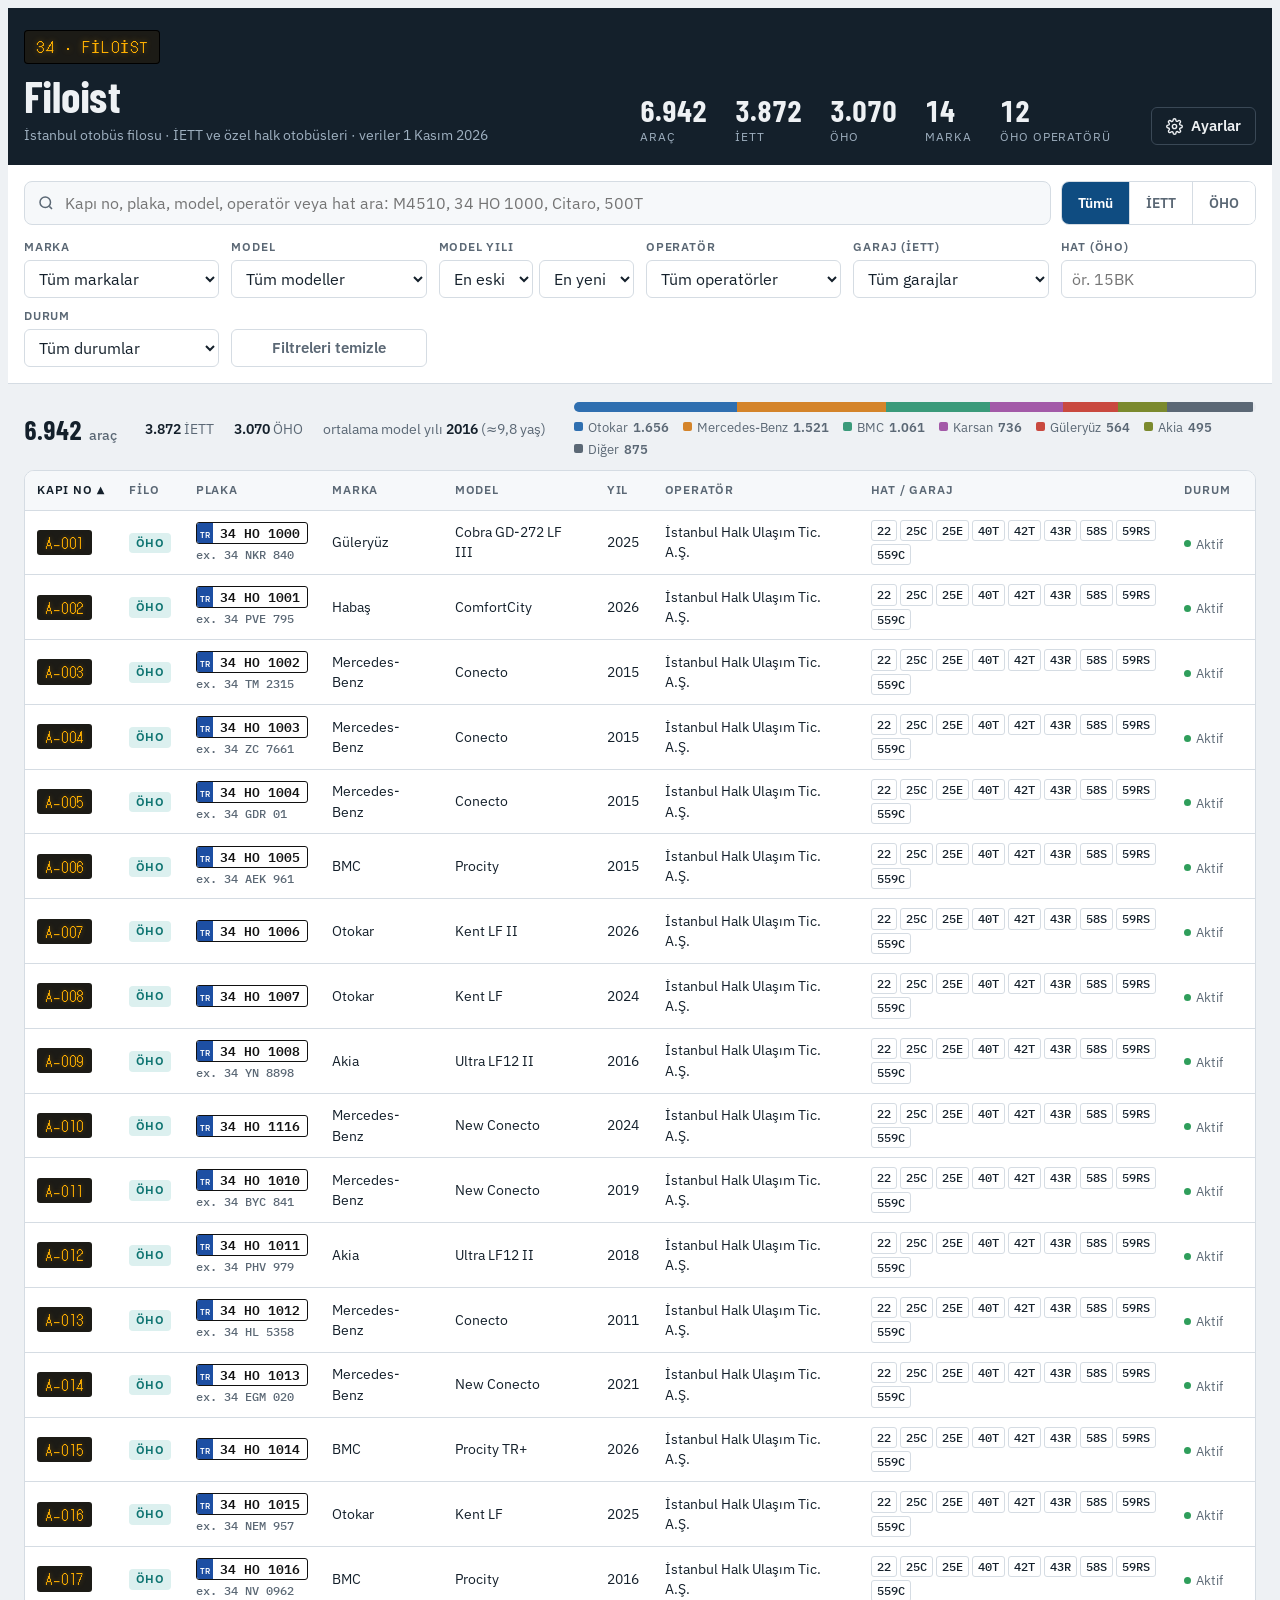
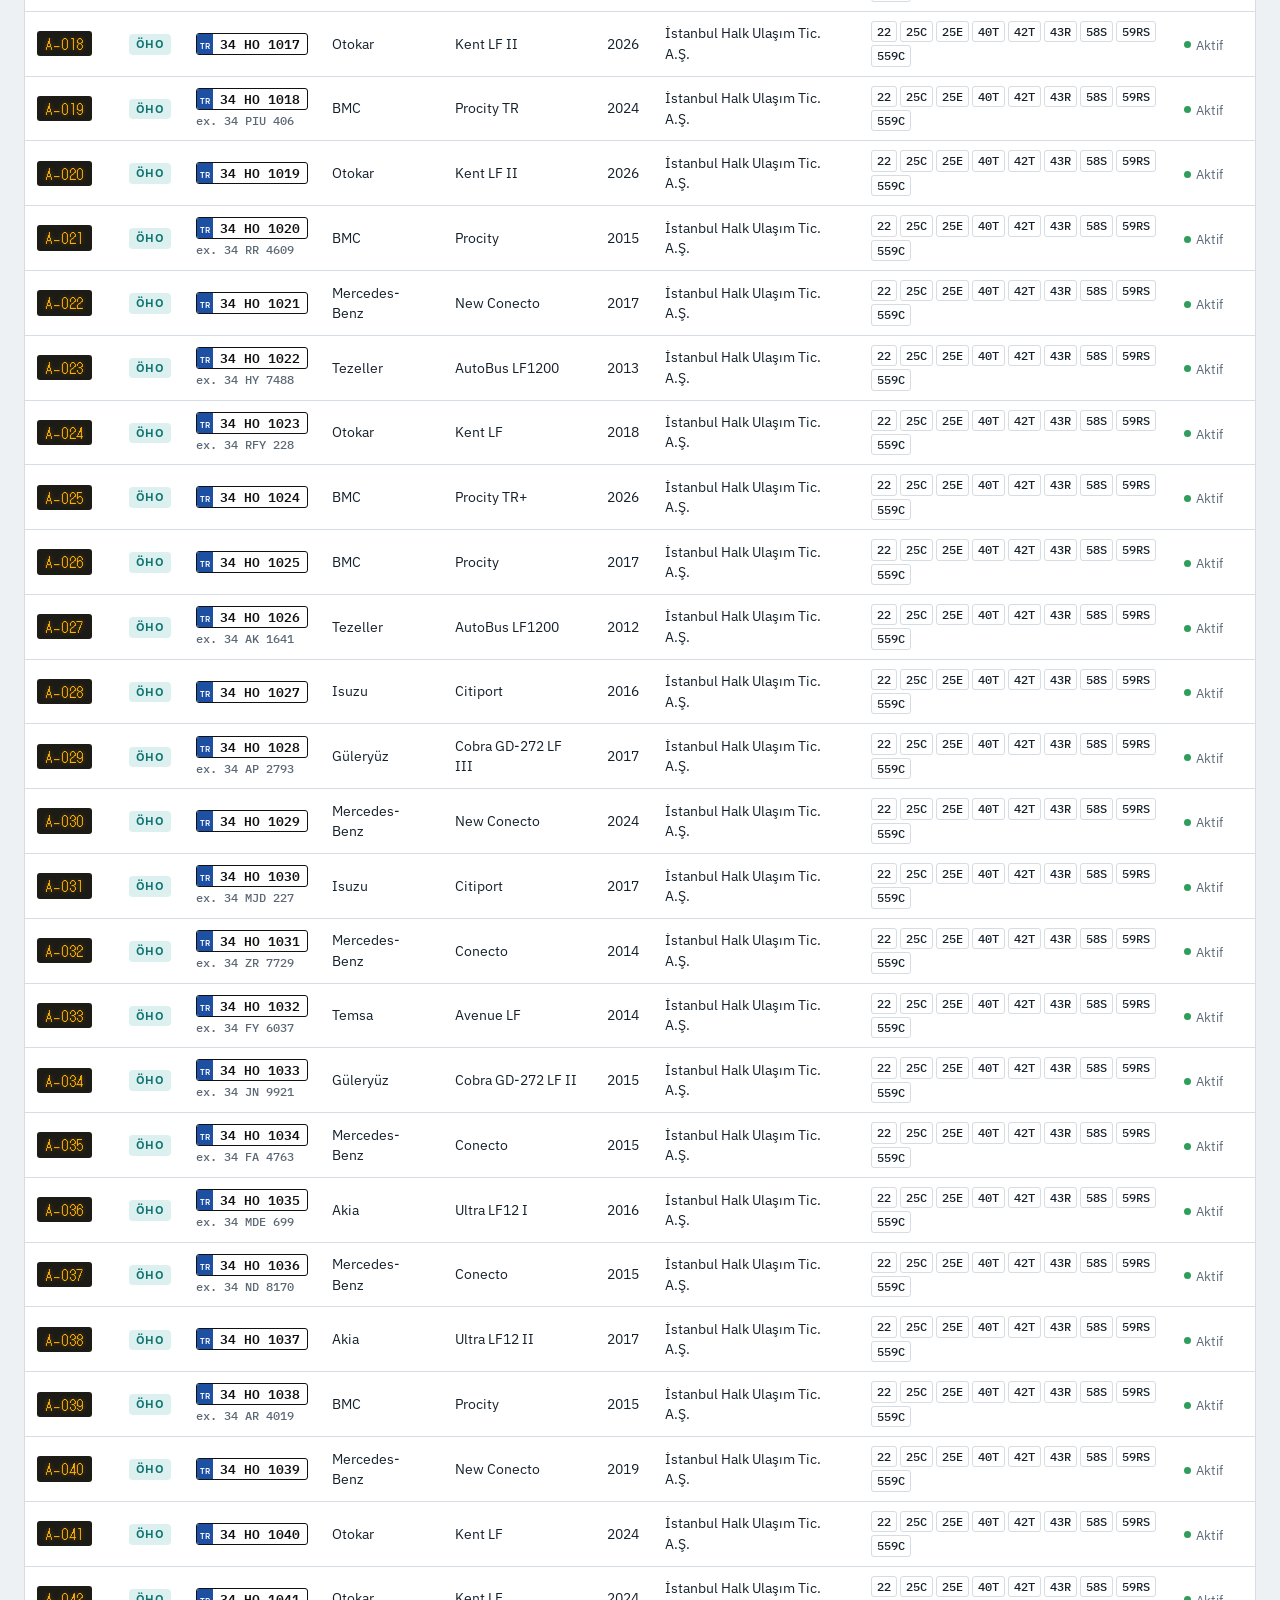
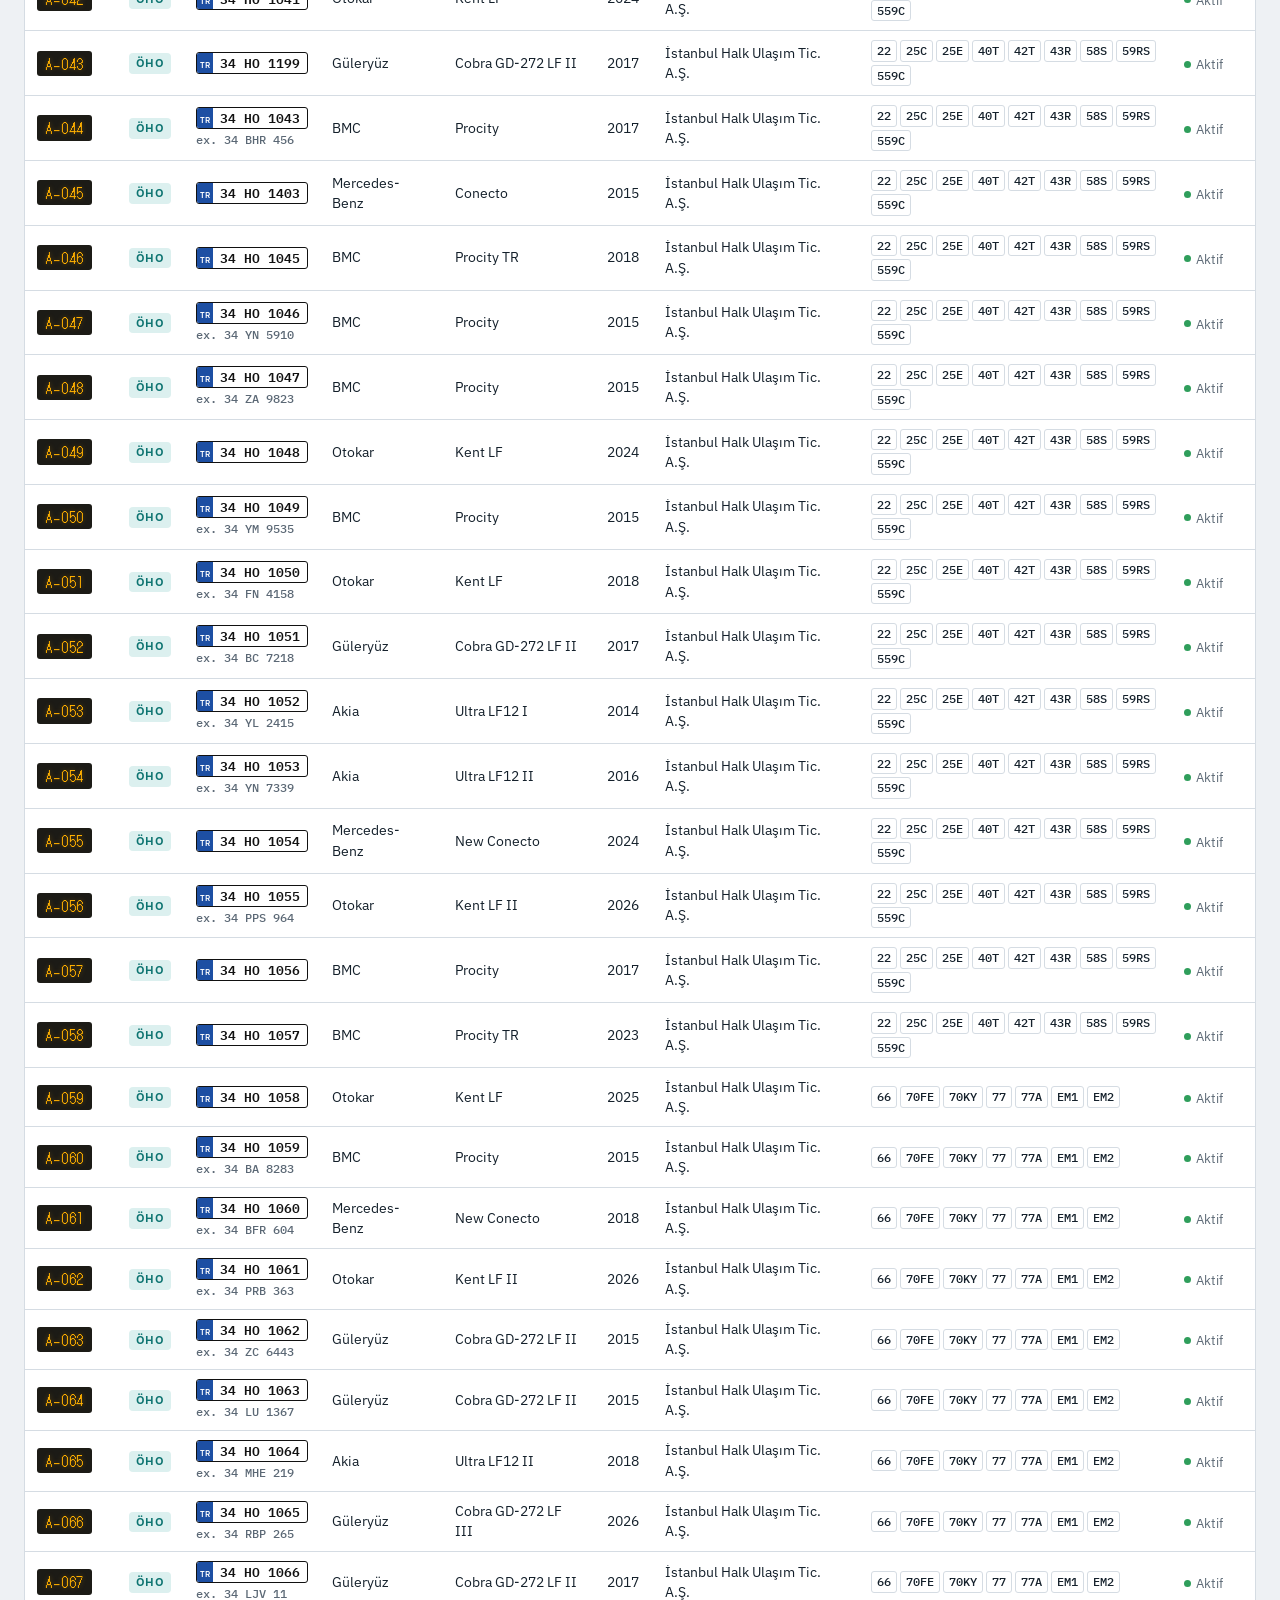
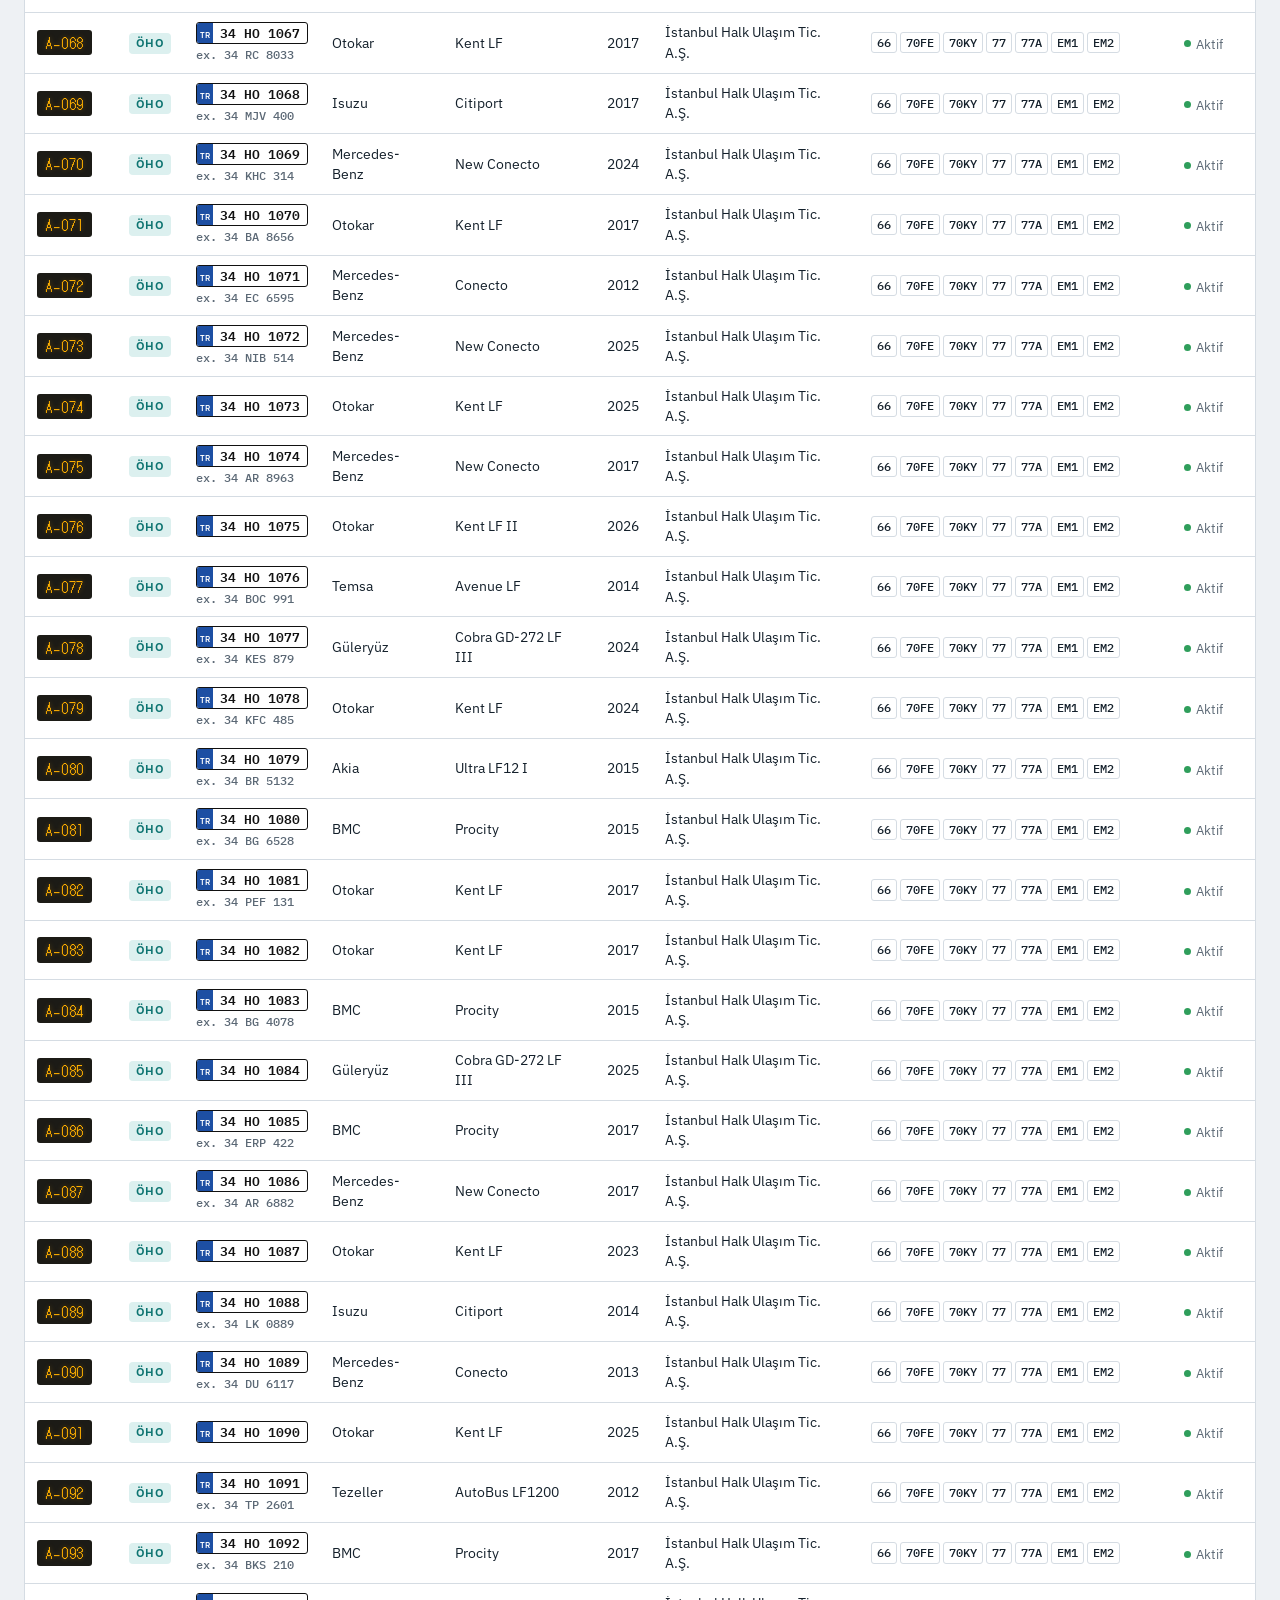
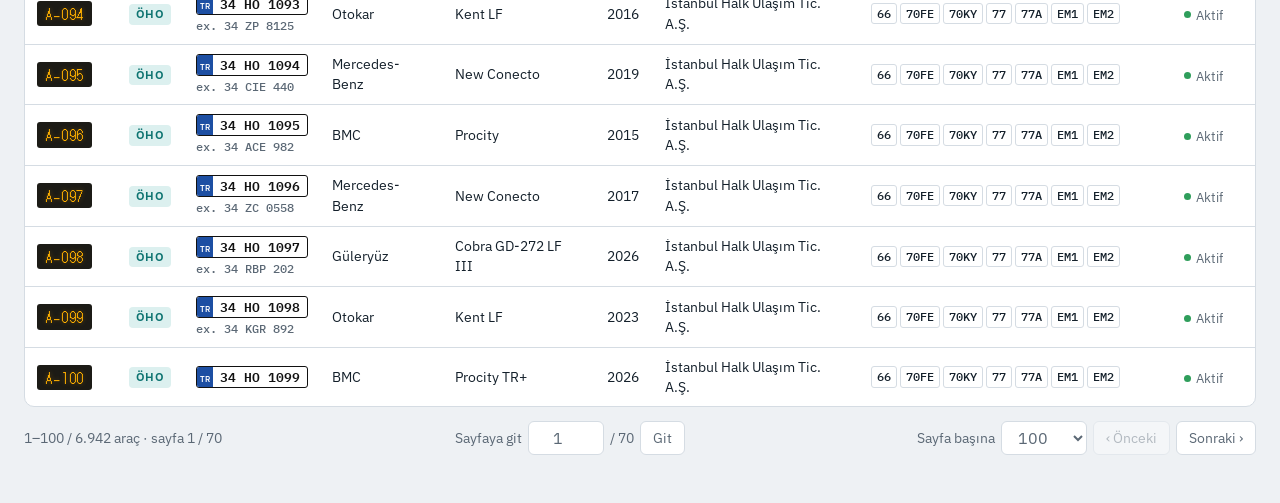
<file: index.html>
<!doctype html>
<html lang="tr">
<head>
<meta charset="utf-8">
<meta name="viewport" content="width=device-width, initial-scale=1, viewport-fit=cover">
<title>Filoist</title>
<meta name="claude:viewport-fit-sides" content="cover">

<link rel="stylesheet" href="fontlar/fontlar.css">
<link rel="manifest" href="manifest.webmanifest">
<meta name="theme-color" content="#14202b">
<meta name="mobile-web-app-capable" content="yes">
<meta name="apple-mobile-web-app-capable" content="yes">
<meta name="apple-mobile-web-app-status-bar-style" content="black-translucent">
<meta name="apple-mobile-web-app-title" content="Filoist">
<link rel="apple-touch-icon" href="simgeler/apple-touch-icon.png">
<link rel="icon" type="image/png" href="simgeler/simge-192.png">
<style>
/* iPhone, 16 pikselden küçük yazılı kutulara dokununca sayfayı büyütür; bunu önlemek için */
input, select { font-size: 16px !important; }
</style>
</head>
<body>
<script>
if ('serviceWorker' in navigator) addEventListener('load', () => navigator.serviceWorker.register('sw.js').catch(() => {}));
</script>
<script>window.UYGULAMA = "iphone";</script>
<style>
/* Düzen: üstte filo özeti bandı, altında filtre paneli, ardından sıralanabilir araç tablosu (telefonda kart). */
:root {
  --bg: #eef1f4;
  --surface: #ffffff;
  --surface-2: #f6f8fa;
  --ink: #14202b;
  --muted: #5b6875;
  --line: #d5dce3;
  --accent: #0f4c81;
  --accent-soft: #e1ecf6;
  --oho: #0e7471;
  --oho-soft: #dcf0ef;
  --led: #ffb000;
  --led-bg: #1c1b16;
  --warn: #a4520a;
  --warn-soft: #fbecd9;
  --info: #4b5563;
  --info-soft: #e7eaee;
  --plate-blue: #1d4fa3;
  --plate-bg: #ffffff;
  --plate-ink: #111111;
  --band: #14202b;
  --band-ink: #eef1f4;
  --band-muted: #9fb0c0;
  --focus: #2f7fd1;
  --display: "Barlow Condensed", "Arial Narrow", "Roboto Condensed", sans-serif;
  --body: "IBM Plex Sans", "Segoe UI", system-ui, sans-serif;
  --mono: "IBM Plex Mono", ui-monospace, "Cascadia Mono", Consolas, monospace;
  --dot: "DotGothic16", "IBM Plex Mono", ui-monospace, monospace;
}
@media (prefers-color-scheme: dark) {
  :root:not([data-theme="light"]) {
    --bg: #0f1419; --surface: #161d24; --surface-2: #1b232b; --ink: #e6ebf0; --muted: #93a1ae; --line: #2a3540;
    --accent: #6cb4f0; --accent-soft: #19324a; --oho: #45c4c0; --oho-soft: #133a39;
    --warn: #f0a85a; --warn-soft: #3d2a14; --info: #b3bdc7; --info-soft: #252e37;
    --plate-blue: #2a5fb8; --plate-bg: #e9edf1; --plate-ink: #111111;
    --band: #0a0e12; --band-ink: #e6ebf0; --band-muted: #8796a4; --focus: #6cb4f0;
    color-scheme: dark;
  }
}
:root[data-theme="dark"] {
  --bg: #0f1419; --surface: #161d24; --surface-2: #1b232b; --ink: #e6ebf0; --muted: #93a1ae; --line: #2a3540;
  --accent: #6cb4f0; --accent-soft: #19324a; --oho: #45c4c0; --oho-soft: #133a39;
  --warn: #f0a85a; --warn-soft: #3d2a14; --info: #b3bdc7; --info-soft: #252e37;
  --plate-blue: #2a5fb8; --plate-bg: #e9edf1; --plate-ink: #111111;
  --band: #0a0e12; --band-ink: #e6ebf0; --band-muted: #8796a4; --focus: #6cb4f0;
  color-scheme: dark;
}

* { box-sizing: border-box; }
/* display: flex tanımlı öğelerde de hidden özniteliği geçerli olsun (paneller, Ayarlar düğmesi) */
[hidden] { display: none !important; }
body { background: var(--bg); color: var(--ink); font-family: var(--body); font-size: 15px; line-height: 1.45; }
main.wrap { padding-bottom: calc(32px + env(safe-area-inset-bottom, 0px)); }
.wrap { max-width: 1320px; margin: 0 auto; padding-left: max(16px, env(safe-area-inset-left, 0px)); padding-right: max(16px, env(safe-area-inset-right, 0px)); }
button, input, select { font: inherit; color: inherit; }
:focus-visible { outline: 2px solid var(--focus); outline-offset: 2px; }
.num { font-variant-numeric: tabular-nums; }

/* Üst bant */
.band { background: var(--band); color: var(--band-ink); padding-top: env(safe-area-inset-top, 0px); }
.band .wrap { padding-block: 22px 20px; display: flex; flex-wrap: wrap; gap: 18px 40px; align-items: flex-end; justify-content: space-between; }
.brand h1 { font-family: var(--display); font-weight: 700; font-size: clamp(30px, 4.6vw, 44px); line-height: 1; margin: 0; letter-spacing: 0.01em; text-wrap: balance; }
.brand p { margin: 8px 0 0; color: var(--band-muted); font-size: 13.5px; }
.sign { display: inline-flex; align-items: center; gap: 10px; background: var(--led-bg); border-radius: 4px; padding: 6px 12px; margin-bottom: 10px; box-shadow: inset 0 0 0 1px #000; }
.sign span { font-family: var(--dot); color: var(--led); font-size: 15px; letter-spacing: 0.08em; text-shadow: 0 0 6px rgba(255,176,0,.45); white-space: nowrap; }
.totals { display: flex; flex-wrap: wrap; gap: 8px 28px; }
.totals div { display: flex; flex-direction: column; }
.totals b { font-family: var(--display); font-weight: 700; font-size: 30px; line-height: 1; }
.totals small { color: var(--band-muted); font-size: 11.5px; text-transform: uppercase; letter-spacing: 0.08em; margin-top: 4px; }

/* Filtreler */
.panel { background: var(--surface); border-bottom: 1px solid var(--line); }
.panel .wrap { padding-block: 16px; display: grid; gap: 14px; }
.searchrow { display: flex; gap: 10px; flex-wrap: wrap; align-items: center; }
.search { flex: 1 1 340px; min-width: 0; position: relative; }
.search input { width: 100%; height: 44px; border: 1px solid var(--line); background: var(--surface-2); border-radius: 8px; padding: 0 14px 0 40px; font-size: 15.5px; }
.search input:focus { border-color: var(--accent); outline: none; box-shadow: 0 0 0 3px var(--accent-soft); }
.search svg { position: absolute; left: 13px; top: 13px; width: 18px; height: 18px; color: var(--muted); }
.seg { display: inline-flex; border: 1px solid var(--line); border-radius: 8px; overflow: hidden; height: 44px; }
.seg button { border: 0; background: var(--surface); padding: 0 16px; cursor: pointer; font-weight: 600; font-size: 14px; color: var(--muted); }
.seg button + button { border-left: 1px solid var(--line); }
.seg button[aria-pressed="true"] { background: var(--accent); color: var(--surface); }
.toggle-filters { display: none; height: 44px; border: 1px solid var(--line); background: var(--surface); border-radius: 8px; padding: 0 14px; font-weight: 600; cursor: pointer; }
.filters { display: grid; grid-template-columns: repeat(auto-fill, minmax(180px, 1fr)); gap: 10px 12px; align-items: end; }
.field { display: flex; flex-direction: column; gap: 4px; min-width: 0; }
.field label { font-size: 11.5px; text-transform: uppercase; letter-spacing: 0.07em; color: var(--muted); font-weight: 600; }
.field select, .field input { height: 38px; border: 1px solid var(--line); border-radius: 6px; background: var(--surface); padding: 0 10px; min-width: 0; width: 100%; }
.field.years > div { display: flex; gap: 6px; }
.field select:disabled { opacity: .5; }
.reset { height: 38px; border: 1px solid var(--line); background: transparent; border-radius: 6px; padding: 0 14px; cursor: pointer; color: var(--muted); font-weight: 600; }
.reset:hover { color: var(--ink); border-color: var(--muted); }

/* Sonuç özeti */
.summary { display: flex; flex-wrap: wrap; gap: 12px 28px; align-items: center; padding-block: 18px 12px; }
.count { font-family: var(--display); font-weight: 700; font-size: 26px; line-height: 1; margin: 0; }
.count small { font-family: var(--body); font-weight: 500; font-size: 14px; color: var(--muted); margin-left: 2px; }
.minis { display: flex; flex-wrap: wrap; gap: 6px 20px; color: var(--muted); font-size: 13.5px; }
.minis b { color: var(--ink); font-weight: 600; }
.mix { flex: 1 1 320px; min-width: 0; display: grid; gap: 6px; }
.mixbar { display: flex; height: 10px; border-radius: 5px; overflow: hidden; background: var(--info-soft); }
.mixbar i { display: block; height: 100%; }
.mixlegend { display: flex; flex-wrap: wrap; gap: 4px 14px; font-size: 12.5px; color: var(--muted); }
.mixlegend span { display: inline-flex; align-items: center; gap: 5px; white-space: nowrap; }
.mixlegend i { width: 9px; height: 9px; border-radius: 2px; display: inline-block; }

/* Tablo */
.tablewrap { background: var(--surface); border: 1px solid var(--line); border-radius: 10px; overflow-x: auto; }
table { width: 100%; border-collapse: collapse; font-size: 14px; }
thead th { position: sticky; top: 0; background: var(--surface-2); text-align: left; font-size: 11.5px; text-transform: uppercase; letter-spacing: 0.07em; color: var(--muted); font-weight: 600; padding: 0; border-bottom: 1px solid var(--line); white-space: nowrap; z-index: 1; }
thead th button { all: unset; display: flex; align-items: center; gap: 4px; padding: 11px 12px; cursor: pointer; width: 100%; box-sizing: border-box; }
thead th button:focus-visible { outline: 2px solid var(--focus); outline-offset: -2px; }
thead th button .arr { opacity: 0; font-size: 10px; }
thead th[aria-sort] button { color: var(--ink); }
thead th[aria-sort] button .arr { opacity: 1; }
tbody tr { border-bottom: 1px solid var(--line); cursor: pointer; }
tbody tr:last-child { border-bottom: 0; }
tbody tr:hover { background: var(--surface-2); }
td { padding: 9px 12px; vertical-align: middle; }
td.c-model { min-width: 150px; }
td.c-op { min-width: 160px; max-width: 240px; }
td.c-hat { min-width: 180px; max-width: 320px; }
.kapi { display: inline-block; font-family: var(--dot); background: var(--led-bg); color: var(--led); padding: 3px 8px 2px; border-radius: 3px; font-size: 14px; letter-spacing: 0.06em; white-space: nowrap; text-shadow: 0 0 5px rgba(255,176,0,.35); }
.plate { display: inline-flex; align-items: stretch; border: 1.5px solid var(--plate-ink); border-radius: 3px; background: var(--plate-bg); color: var(--plate-ink); font-family: var(--mono); font-weight: 600; font-size: 13px; white-space: nowrap; overflow: hidden; line-height: 1; }
.plate::before { content: "TR"; content: "TR" / ""; background: var(--plate-blue); color: #fff; font-size: 7.5px; font-family: var(--body); font-weight: 600; padding: 9px 3px 2px; letter-spacing: 0.02em; }
.plate span { padding: 4px 7px 3px; }
.plate.none { border-style: dashed; color: var(--muted); background: transparent; border-color: var(--line); font-weight: 500; }
.plate.none::before { display: none; }
.ex { display: block; font-size: 11.5px; color: var(--muted); margin-top: 3px; font-family: var(--mono); white-space: nowrap; }
.chip { display: inline-block; font-size: 11.5px; font-weight: 600; padding: 2px 7px; border-radius: 4px; white-space: nowrap; letter-spacing: 0.02em; }
.chip.iett { background: var(--accent-soft); color: var(--accent); }
.chip.oho { background: var(--oho-soft); color: var(--oho); }
.sr { position: absolute; width: 1px; height: 1px; overflow: hidden; clip-path: inset(50%); white-space: nowrap; }
.est { color: var(--muted); font-size: 12px; margin-left: 3px; cursor: help; }
.unknown { color: var(--muted); font-style: italic; }
.hats { display: flex; flex-wrap: wrap; gap: 3px; }
.hat { all: unset; cursor: pointer; font-family: var(--mono); font-size: 12px; font-weight: 500; padding: 1px 5px; border: 1px solid var(--line); border-radius: 3px; background: var(--surface); }
.hat:hover { border-color: var(--oho); color: var(--oho); }
.hat:focus-visible { outline: 2px solid var(--focus); }
.garaj { font-size: 13.5px; }
.garaj::before { content: "Garaj "; color: var(--muted); font-size: 11.5px; text-transform: uppercase; letter-spacing: 0.06em; margin-right: 2px; }
.state { display: inline-flex; align-items: center; gap: 5px; font-size: 12.5px; white-space: nowrap; }
.state::before { content: ""; width: 7px; height: 7px; border-radius: 50%; background: #2f9e5b; }
.state.warn { color: var(--warn); background: var(--warn-soft); padding: 2px 7px; border-radius: 4px; font-weight: 600; }
.state.warn::before { background: var(--warn); }
.state.info { color: var(--info); background: var(--info-soft); padding: 2px 7px; border-radius: 4px; font-weight: 600; }
.state.info::before { background: var(--info); }
.state.ok { color: var(--muted); }
.empty { padding: 48px 16px; text-align: center; color: var(--muted); }
.empty b { display: block; color: var(--ink); font-size: 16px; margin-bottom: 4px; }

/* Sayfalama */
.pager { display: flex; flex-wrap: wrap; gap: 10px 16px; align-items: center; justify-content: space-between; padding-block: 14px 8px; color: var(--muted); font-size: 13.5px; }
.pageinfo { font: inherit; margin: 0; }
.pager .btns, .goto { display: flex; flex-wrap: wrap; gap: 6px; align-items: center; }
.goto input { width: 76px; height: 34px; border: 1px solid var(--line); background: var(--surface); border-radius: 6px; padding: 0 8px; text-align: center; }
.pager button, .pager select { height: 34px; border: 1px solid var(--line); background: var(--surface); border-radius: 6px; padding: 0 12px; cursor: pointer; }
.pager button:disabled { opacity: .4; cursor: default; }

/* Detay paneli */
.scrim { position: fixed; inset: 0; background: rgba(8, 12, 16, .45); z-index: 20; }
.detail { position: fixed; top: 0; right: 0; bottom: 0; width: min(440px, 100%); background: var(--surface); z-index: 21; border-left: 1px solid var(--line); display: flex; flex-direction: column; padding-top: env(safe-area-inset-top, 0px); padding-bottom: env(safe-area-inset-bottom, 0px); padding-right: env(safe-area-inset-right, 0px); }
.detail header { display: flex; align-items: center; justify-content: space-between; gap: 12px; padding: 18px 20px; border-bottom: 1px solid var(--line); }
.detail header .kapi { font-size: 22px; padding: 6px 12px 4px; }
.close { border: 1px solid var(--line); background: var(--surface); border-radius: 6px; width: 36px; height: 36px; cursor: pointer; font-size: 18px; line-height: 1; }
.detail .body { overflow-y: auto; padding: 18px 20px 28px; display: grid; gap: 18px; }
.detail h2 { font-family: var(--display); font-weight: 700; font-size: 26px; line-height: 1.1; margin: 0; text-wrap: balance; }
.detail h2 small { display: block; font-family: var(--body); font-weight: 500; font-size: 14px; color: var(--muted); margin-top: 4px; }
.kv { display: grid; grid-template-columns: 120px 1fr; gap: 9px 14px; margin: 0; font-size: 14px; }
.kv dt { color: var(--muted); font-size: 12px; text-transform: uppercase; letter-spacing: 0.06em; padding-top: 2px; }
.kv dd { margin: 0; min-width: 0; overflow-wrap: anywhere; }
.note { background: var(--surface-2); border: 1px solid var(--line); border-radius: 8px; padding: 10px 12px; font-size: 13.5px; color: var(--muted); }
.note b { color: var(--ink); }
.actions { display: flex; flex-wrap: wrap; gap: 8px; }
.actions button { border: 1px solid var(--line); background: var(--surface); border-radius: 6px; padding: 7px 12px; cursor: pointer; font-size: 13.5px; font-weight: 500; }
.actions button:hover { border-color: var(--accent); color: var(--accent); }
.detail a { color: var(--accent); }

/* Ayarlar (exe, iPhone ve Android sürümlerinde) */
.band-tools { display: flex; align-items: flex-end; gap: 18px 40px; flex-wrap: wrap; }
.settings-btn { height: 38px; border: 1px solid #3a4856; background: transparent; color: var(--band-ink); border-radius: 6px; padding: 0 14px; cursor: pointer; font-weight: 600; display: inline-flex; align-items: center; gap: 8px; }
.settings-btn:hover { border-color: var(--band-muted); }
.settings-btn svg { width: 17px; height: 17px; }
.set-group { display: grid; gap: 12px; }
.set-group h3 { font-family: var(--display); font-size: 19px; margin: 0; letter-spacing: 0.02em; }
.set-row { display: grid; grid-template-columns: 1fr auto; gap: 4px 14px; align-items: center; }
.set-row label { font-weight: 500; }
.set-row small { grid-column: 1 / -1; color: var(--muted); font-size: 12.5px; }
.set-row input[type="checkbox"] { width: 20px; height: 20px; accent-color: var(--accent); }
.set-row select { height: 36px; border: 1px solid var(--line); border-radius: 6px; background: var(--surface); padding: 0 10px; }
.set-row select:disabled { opacity: .5; }

/* Telefon: tablo satırları kart olur */
@media (max-width: 760px) {
  .toggle-filters { display: inline-flex; align-items: center; }
  .filters[data-collapsed="true"] { display: none; }
  .filters { grid-template-columns: 1fr 1fr; }
  .seg { flex: 1 1 auto; }
  .seg button { flex: 1; padding: 0 8px; }
  .tablewrap { background: transparent; border: 0; overflow: visible; }
  table, tbody { display: block; }
  /* Başlıklar ekrandan kalkar ama ekran okuyucuda kalır: VoiceOver her hücrede doğru sütun adını söyleyebilsin.
     Her bilgi kendi hücresinde görünür; hücre içinde gizli/yinelenen metin yoktur */
  thead, td.c-durum:has(.ok) { position: absolute; width: 1px; height: 1px; padding: 0; margin: -1px; overflow: hidden; clip-path: inset(50%); white-space: nowrap; border: 0; }
  tbody tr { position: relative; display: grid; grid-template-columns: auto 1fr auto; gap: 6px 10px; background: var(--surface); border: 1px solid var(--line); border-radius: 10px; padding: 12px; margin-bottom: 8px; }
  tbody tr:last-child { border-bottom: 1px solid var(--line); }
  td { padding: 0; display: block; min-width: 0 !important; max-width: none !important; }
  td.c-kapi { grid-column: 1; }
  td.c-filo { grid-column: 3; justify-self: end; }
  td.c-plaka { grid-column: 2; grid-row: 1; }
  td.c-marka { grid-column: 1; grid-row: 2; font-weight: 600; }
  td.c-model { grid-column: 2; grid-row: 2; font-weight: 600; }
  td.c-yil { grid-column: 3; grid-row: 2; justify-self: end; color: var(--muted); }
  td.c-op { grid-column: 1 / -1; color: var(--muted); font-size: 13px; }
  td.c-hat { grid-column: 1 / -1; }
  td.c-durum { grid-column: 1 / -1; }
}
@media (prefers-reduced-motion: no-preference) {
  .detail { animation: slide .18s ease-out; }
  @keyframes slide { from { transform: translateX(24px); opacity: .6; } }
}
</style>

<div class="band">
  <div class="wrap">
    <div class="brand">
      <div class="sign" aria-hidden="true"><span>34 · FİLOİST</span></div>
      <h1>Filoist</h1>
      <p id="dataNote">İstanbul otobüs filosu · İETT ve özel halk otobüsleri · veriler 1 Kasım 2026</p>
    </div>
    <div class="band-tools">
      <div class="totals num" id="totals"></div>
      <button type="button" class="settings-btn" id="openSettings" hidden><svg viewBox="0 0 24 24" fill="none" stroke="currentColor" stroke-width="2" aria-hidden="true"><circle cx="12" cy="12" r="3"></circle><path d="M19.4 15a1.7 1.7 0 0 0 .3 1.8l.1.1a2 2 0 1 1-2.8 2.8l-.1-.1a1.7 1.7 0 0 0-1.8-.3 1.7 1.7 0 0 0-1 1.5V21a2 2 0 1 1-4 0v-.1a1.7 1.7 0 0 0-1.1-1.5 1.7 1.7 0 0 0-1.8.3l-.1.1a2 2 0 1 1-2.8-2.8l.1-.1a1.7 1.7 0 0 0 .3-1.8 1.7 1.7 0 0 0-1.5-1H3a2 2 0 1 1 0-4h.1a1.7 1.7 0 0 0 1.5-1.1 1.7 1.7 0 0 0-.3-1.8l-.1-.1a2 2 0 1 1 2.8-2.8l.1.1a1.7 1.7 0 0 0 1.8.3H9a1.7 1.7 0 0 0 1-1.5V3a2 2 0 1 1 4 0v.1a1.7 1.7 0 0 0 1 1.5 1.7 1.7 0 0 0 1.8-.3l.1-.1a2 2 0 1 1 2.8 2.8l-.1.1a1.7 1.7 0 0 0-.3 1.8V9a1.7 1.7 0 0 0 1.5 1H21a2 2 0 1 1 0 4h-.1a1.7 1.7 0 0 0-1.5 1z"></path></svg>Ayarlar</button>
    </div>
  </div>
</div>

<div class="panel">
  <div class="wrap">
    <div class="searchrow">
      <div class="search">
        <svg viewBox="0 0 24 24" fill="none" stroke="currentColor" stroke-width="2" aria-hidden="true"><circle cx="11" cy="11" r="7"></circle><path d="m20 20-3.5-3.5"></path></svg>
        <input id="q" type="search" placeholder="Kapı no, plaka, model, operatör veya hat ara: M4510, 34 HO 1000, Citaro, 500T" aria-label="Ara" autocomplete="off">
      </div>
      <div class="seg" role="group" aria-label="Filo">
        <button type="button" data-filo="" aria-pressed="true">Tümü</button>
        <button type="button" data-filo="İETT" aria-pressed="false">İETT</button>
        <button type="button" data-filo="ÖHO" aria-pressed="false">ÖHO</button>
      </div>
      <button type="button" class="toggle-filters" id="toggleFilters" aria-expanded="false" aria-controls="filters">Filtreler</button>
    </div>
    <div class="filters" id="filters" data-collapsed="true">
      <div class="field"><label for="fMarka">Marka</label><select id="fMarka"></select></div>
      <div class="field"><label for="fModel">Model</label><select id="fModel"></select></div>
      <div class="field years"><label for="fYilMin">Model yılı</label><div><select id="fYilMin" aria-label="En eski yıl"></select><select id="fYilMax" aria-label="En yeni yıl"></select></div></div>
      <div class="field"><label for="fOperator">Operatör</label><select id="fOperator"></select></div>
      <div class="field"><label for="fGaraj">Garaj (İETT)</label><select id="fGaraj"></select></div>
      <div class="field"><label for="fHat">Hat (ÖHO)</label><input id="fHat" list="hatList" placeholder="ör. 15BK" autocomplete="off"><datalist id="hatList"></datalist></div>
      <div class="field"><label for="fDurum">Durum</label><select id="fDurum"></select></div>
      <div class="field"><button type="button" class="reset" id="reset">Filtreleri temizle</button></div>
    </div>
  </div>
</div>

<main class="wrap">
  <div class="summary">
    <!-- Ekran okuyucuda başlıklarla hızlı gezinmek için sonuç sayısı ve sayfa bilgisi 2. seviye başlık -->
    <h2 class="count num" id="count"></h2>
    <div class="minis num" id="minis"></div>
    <div class="mix" id="mix"></div>
  </div>
  <div class="tablewrap">
    <!-- Telefonda tablo kartlara dönüşünce tarayıcı tablo anlamını düşürdüğü için roller açıkça yazılı -->
    <table role="table" aria-label="Araçlar">
      <thead role="rowgroup"><tr id="head" role="row"></tr></thead>
      <tbody id="rows" role="rowgroup"></tbody>
    </table>
  </div>
  <div class="pager">
    <!-- Sayfa değişince ekran okuyucu yeni aralığı duyurur -->
    <h2 id="pageInfo" class="pageinfo num" aria-live="polite"></h2>
    <form class="goto" id="goForm" novalidate>
      <label for="goPage">Sayfaya git</label>
      <input id="goPage" class="num" type="number" min="1" step="1" inputmode="numeric" autocomplete="off">
      <span id="goTotal" class="num" aria-hidden="true"></span>
      <button type="submit">Git</button>
    </form>
    <div class="btns">
      <label for="pageSize">Sayfa başına</label>
      <select id="pageSize"><option>50</option><option selected>100</option><option>250</option><option>500</option><option value="0">Tümü</option></select>
      <button type="button" id="prev">‹ Önceki</button>
      <button type="button" id="next">Sonraki ›</button>
    </div>
  </div>
</main>

<div class="scrim" id="scrim" hidden></div>
<aside class="detail" id="detail" hidden aria-modal="true" role="dialog" aria-labelledby="dTitle"></aside>
<aside class="detail" id="settings" hidden aria-modal="true" role="dialog" aria-labelledby="sTitle">
  <header><h2 id="sTitle">Ayarlar</h2><button type="button" class="close" id="sClose" aria-label="Ayarları kapat">×</button></header>
  <div class="body">
    <div class="set-group">
      <h3>Açılışta hatırlananlar</h3>
      <div class="set-row"><label for="aFiltre">Filtreleri ve aramayı hatırla</label><input type="checkbox" id="aFiltre">
        <small>Kapalıyken uygulama her açılışta tüm araçlarla, filtresiz başlar.</small></div>
      <div class="set-row"><label for="aBoyut">Sayfa başına kayıt sayısını hatırla</label><input type="checkbox" id="aBoyut">
        <small>Kapalıyken her açılışta aşağıdaki varsayılan kullanılır.</small></div>
      <div class="set-row"><label for="aVarsayilan">Varsayılan sayfa başına kayıt</label>
        <select id="aVarsayilan"><option>50</option><option>100</option><option>250</option><option>500</option><option value="0">Tümü</option></select></div>
      <div class="set-row"><label for="aSirala">Sıralamayı hatırla</label><input type="checkbox" id="aSirala">
        <small>Kapalıyken liste her açılışta kapı numarasına göre sıralanır.</small></div>
    </div>
    <div class="set-group">
      <h3>Görünüm</h3>
      <div class="set-row"><label for="aTema">Tema</label>
        <select id="aTema"><option value="">Sistemle aynı</option><option value="light">Açık</option><option value="dark">Koyu</option></select></div>
      <div class="set-row"><label for="aOlcek">Yazı ve arayüz boyutu</label>
        <select id="aOlcek"><option value="90">%90</option><option value="100">%100</option><option value="115">%115</option><option value="130">%130</option><option value="150">%150</option></select></div>
    </div>
    <div class="set-group" id="grpKullanim">
      <h3>Kullanım</h3>
      <div class="set-row"><label for="aOdak">Açılışta arama kutusuna odaklan</label><input type="checkbox" id="aOdak">
        <small>Uygulama açılır açılmaz kapı no veya plaka yazmaya başlayabilirsin.</small></div>
    </div>
    <div class="actions"><button type="button" id="aSifirla">Ayarları varsayılana döndür</button></div>
  </div>
</aside>

<script src="filo.js"></script>
<script>
(function () {
  const D = window.FILO;
  const F = D.alanlar;
  const tr = 'tr';
  const fmt = new Intl.NumberFormat('tr-TR');
  const MAP = { 'ç': 'c', 'ğ': 'g', 'ı': 'i', 'ö': 'o', 'ş': 's', 'ü': 'u', 'â': 'a', 'î': 'i', 'û': 'u' };
  const norm = s => (s || '').toLocaleLowerCase(tr).replace(/[çğıöşüâîû]/g, c => MAP[c]).replace(/-/g, '');
  const esc = s => String(s == null ? '' : s).replace(/[&<>"']/g, c => ({ '&': '&amp;', '<': '&lt;', '>': '&gt;', '"': '&quot;', "'": '&#39;' }[c]));

  const all = D.satirlar.map(r => {
    const a = {};
    F.forEach((k, i) => { a[k] = r[i]; });
    a.hatList = a.hatlar ? a.hatlar.split(' ') : [];
    a.hatSet = new Set(a.hatList.map(norm));
    const p = (a.plaka || '').replace(/\s/g, ''), e = (a.eskiPlaka || '').replace(/\s/g, '');
    a._s = ' ' + [a.kapi, a.plaka, p, a.eskiPlaka, e, a.marka, a.model, a.marka + a.model, a.operator, a.hatlar, a.garaj, a.yil].map(norm).join(' ') + ' ';
    a._n = Number(a.yil) || 0;
    // Kapı no sıralaması harf + sayıya göre: A-001 ve A1001 aynı A dizisinde sayı sırasıyla yer alır
    a._k = a.kapi.replace(/-/g, '');
    return a;
  });

  document.getElementById('dataNote').textContent = `İstanbul otobüs filosu · İETT ve özel halk otobüsleri · veriler ${D.tarih}`;
  // Ortalama yaş, verinin alındığı yıla göre
  const VERI_YILI = Number((D.tarih.match(/\d{4}/) || [new Date().getFullYear()])[0]);

  // Marka renkleri (sonuç dağılım çubuğu)
  const PALETTE = ['#2f6fb0', '#d4842a', '#3a9a7a', '#a35aa8', '#c9493f', '#7b8a2e', '#5b6875'];

  // Ayarlar masaüstü (exe), iPhone ve Android sürümünde değiştirilebilir; düz web sayfası varsayılanlarla çalışır
  const UYGULAMA = window.UYGULAMA || '';
  const AYARLI = ['masaustu', 'iphone', 'android'].includes(UYGULAMA);
  const VARSAYILAN_AYAR = { filtre: true, boyut: true, varsayilan: 100, sirala: true, tema: '', olcek: 100, odak: true };
  const BOYUTLAR = [50, 100, 250, 500, 0], OLCEKLER = [90, 100, 115, 130, 150], TEMALAR = ['', 'light', 'dark'];
  const A = Object.assign({}, VARSAYILAN_AYAR);
  if (AYARLI) try {
    // Bozuk ya da eski kayıtlardan gelen geçersiz değerler varsayılana döner
    const k = JSON.parse(localStorage.getItem('filo-ayarlar') || '{}');
    ['filtre', 'boyut', 'sirala', 'odak'].forEach(x => { if (typeof k[x] === 'boolean') A[x] = k[x]; });
    if (BOYUTLAR.includes(k.varsayilan)) A.varsayilan = k.varsayilan;
    if (OLCEKLER.includes(k.olcek)) A.olcek = k.olcek;
    if (TEMALAR.includes(k.tema)) A.tema = k.tema;
  } catch (e) {}
  const saveAyar = () => { try { localStorage.setItem('filo-ayarlar', JSON.stringify(A)); } catch (e) {} };

  const FILTRE_ALANLARI = ['q', 'filo', 'marka', 'model', 'yilMin', 'yilMax', 'operator', 'garaj', 'hat', 'durum'];
  const SIRALAMALAR = ['kapi', 'filo', 'plaka', 'marka', 'model', 'yil', 'operator', 'yer', 'durum'];
  const S = { q: '', filo: '', marka: '', model: '', yilMin: '', yilMax: '', operator: '', garaj: '', hat: '', durum: '', sort: 'kapi', dir: 1, page: 0, size: A.varsayilan };
  try {
    const kayit = JSON.parse(localStorage.getItem('filo-durum') || '{}');
    if (A.filtre) FILTRE_ALANLARI.forEach(k => { if (typeof kayit[k] === 'string') S[k] = kayit[k]; });
    if (A.sirala && SIRALAMALAR.includes(kayit.sort)) { S.sort = kayit.sort; S.dir = kayit.dir === -1 ? -1 : 1; }
    if (A.boyut && BOYUTLAR.includes(kayit.size)) S.size = kayit.size;
  } catch (e) {}
  const save = () => { try { localStorage.setItem('filo-durum', JSON.stringify(S)); } catch (e) {} };

  const $ = id => document.getElementById(id);
  const countBy = (list, key) => { const m = new Map(); list.forEach(a => { const v = a[key]; if (v) m.set(v, (m.get(v) || 0) + 1); }); return m; };
  const sortedKeys = m => [...m.keys()].sort((x, y) => x.localeCompare(y, tr));

  function fillSelect(el, label, m, cur) {
    el.innerHTML = `<option value="">${esc(label)}</option>` + sortedKeys(m).map(k => `<option value="${esc(k)}">${esc(k)} (${fmt.format(m.get(k))})</option>`).join('');
    el.value = m.has(cur) ? cur : '';
  }

  // Sabit seçenekler
  const totals = { total: all.length, iett: all.filter(a => a.filo === 'İETT').length, oho: all.filter(a => a.filo === 'ÖHO').length };
  $('totals').innerHTML = [
    [totals.total, 'araç'], [totals.iett, 'İETT'], [totals.oho, 'ÖHO'],
    [countBy(all, 'marka').size, 'marka'], [countBy(all.filter(a => a.filo === 'ÖHO'), 'operator').size, 'ÖHO operatörü'],
  ].map(([n, l]) => `<div><b>${fmt.format(n)}</b><small>${l}</small></div>`).join('');

  const years = [...new Set(all.map(a => a._n).filter(Boolean))].sort((a, b) => a - b);
  $('fYilMin').innerHTML = '<option value="">En eski</option>' + years.map(y => `<option>${y}</option>`).join('');
  $('fYilMax').innerHTML = '<option value="">En yeni</option>' + years.map(y => `<option>${y}</option>`).join('');
  fillSelect($('fGaraj'), 'Tüm garajlar', countBy(all, 'garaj'), '');
  fillSelect($('fDurum'), 'Tüm durumlar', countBy(all, 'durum'), '');
  const hatCounts = new Map();
  all.forEach(a => a.hatList.forEach(h => hatCounts.set(h, (hatCounts.get(h) || 0) + 1)));
  $('hatList').innerHTML = [...hatCounts.keys()].sort((x, y) => x.localeCompare(y, tr, { numeric: true })).map(h => `<option value="${esc(h)}">`).join('');

  // Seçenek listeleri filo seçimine göre daralır; model listesi markaya göre
  const GARAJLAR = countBy(all, 'garaj'), DURUMLAR = countBy(all, 'durum');
  function refreshOptions() {
    // Seçili filoya uymayan ya da artık var olmayan değerler görünmeden filtrelemesin
    if (!['', 'İETT', 'ÖHO'].includes(S.filo)) S.filo = '';
    if (S.filo === 'ÖHO' || !GARAJLAR.has(S.garaj)) S.garaj = '';
    if (S.filo === 'İETT') S.hat = '';
    if (!DURUMLAR.has(S.durum)) S.durum = '';
    if (!years.includes(Number(S.yilMin))) S.yilMin = '';
    if (!years.includes(Number(S.yilMax))) S.yilMax = '';
    const base = S.filo ? all.filter(a => a.filo === S.filo) : all;
    fillSelect($('fMarka'), 'Tüm markalar', countBy(base, 'marka'), S.marka);
    S.marka = $('fMarka').value;
    fillSelect($('fModel'), S.marka ? 'Tüm ' + S.marka + ' modelleri' : 'Tüm modeller', countBy(S.marka ? base.filter(a => a.marka === S.marka) : base, 'model'), S.model);
    S.model = $('fModel').value;
    fillSelect($('fOperator'), 'Tüm operatörler', countBy(base, 'operator'), S.operator);
    S.operator = $('fOperator').value;
    $('fGaraj').disabled = S.filo === 'ÖHO';
    $('fHat').disabled = S.filo === 'İETT';
  }

  function filtered() {
    const terms = norm(S.q).split(/\s+/).filter(Boolean);
    const qJoined = norm(S.q).replace(/\s+/g, '');
    // Plaka gibi görünen aramada (34 HO 1000) tam plaka eşleşmesi aranır
    const plateQ = /^\d{2}[a-z]{1,3}\d{2,5}$/.test(qJoined) ? ' ' + qJoined + ' ' : '';
    const hat = norm(S.hat.trim());
    const ymin = Number(S.yilMin) || 0, ymax = Number(S.yilMax) || 9999;
    return all.filter(a => {
      if (S.filo && a.filo !== S.filo) return false;
      if (S.marka && a.marka !== S.marka) return false;
      if (S.model && a.model !== S.model) return false;
      if (S.operator && a.operator !== S.operator) return false;
      if (S.garaj && a.garaj !== S.garaj) return false;
      if (S.durum && a.durum !== S.durum) return false;
      if ((S.yilMin || S.yilMax) && (!a._n || a._n < ymin || a._n > ymax)) return false;
      if (hat && !a.hatSet.has(hat)) return false;
      if (plateQ) return a._s.includes(plateQ);
      if (terms.length && !terms.every(t => a._s.includes(t)) && !(qJoined.length > 3 && a._s.includes(qJoined))) return false;
      return true;
    });
  }

  const COLS = [
    ['kapi', 'Kapı no', 'c-kapi'], ['filo', 'Filo', 'c-filo'], ['plaka', 'Plaka', 'c-plaka'], ['marka', 'Marka', 'c-marka'],
    ['model', 'Model', 'c-model'], ['yil', 'Yıl', 'c-yil'], ['operator', 'Operatör', 'c-op'], ['yer', 'Hat / Garaj', 'c-hat', 'Hat veya garaj'], ['durum', 'Durum', 'c-durum'],
  ];
  function sortVal(a, k) { return k === 'yer' ? (a.hatlar || a.garaj || '') : k === 'yil' ? a._n : k === 'kapi' ? a._k : (a[k] || ''); }
  function sorter(k, dir) {
    return (x, y) => {
      const a = sortVal(x, k), b = sortVal(y, k);
      let r = typeof a === 'number' ? a - b : String(a).localeCompare(String(b), tr, { numeric: true });
      if (!r) r = x._k.localeCompare(y._k, tr, { numeric: true }) || x.kapi.localeCompare(y.kapi, tr);
      return r * dir;
    };
  }

  function renderHead() {
    $('head').innerHTML = COLS.map(([k, l, c, sesli]) => {
      const on = S.sort === k;
      return `<th class="${c}" role="columnheader" scope="col"${on ? ` aria-sort="${S.dir > 0 ? 'ascending' : 'descending'}"` : ''}><button type="button" data-sort="${k}"${sesli ? ` aria-label="${sesli}"` : ''}>${l}<span class="arr" aria-hidden="true">${on && S.dir < 0 ? '▼' : '▲'}</span></button></th>`;
    }).join('');
  }

  const plate = (p) => p ? `<span class="plate"><span>${esc(p)}</span></span>` : '<span class="plate none"><span>plaka yok</span></span>';
  const stateCls = d => d === 'Şüpheli' ? 'warn' : d === 'Canlı listede yok' ? 'info' : 'ok';
  const modelHtml = a => a.model
    ? esc(a.model) + (a.kaynak === 'seri aralığı' ? '<span class="est" title="Model, kapı no serisinden tahmin edildi" aria-hidden="true">≈</span><span class="sr">, tahmini</span>' : '')
    : '<span class="unknown">Bilinmiyor</span>';

  function row(a, i) {
    const yer = a.filo === 'ÖHO'
      ? `<div class="hats">${a.hatList.map(h => `<button type="button" class="hat" data-hat="${esc(h)}" title="${esc(h)} hattındaki araçlar">${esc(h)}</button>`).join('')}</div>`
      : (a.garaj ? `<span class="garaj">${esc(a.garaj)}</span>` : '<span class="unknown">—</span>');
    return `<tr data-i="${i}" tabindex="0" role="row">
      <td class="c-kapi" role="cell"><span class="kapi">${esc(a.kapi)}</span></td>
      <td class="c-filo" role="cell"><span class="chip ${a.filo === 'İETT' ? 'iett' : 'oho'}">${esc(a.filo)}</span></td>
      <td class="c-plaka" role="cell">${plate(a.plaka)}${a.eskiPlaka ? `<span class="ex">ex. ${esc(a.eskiPlaka)}</span>` : ''}</td>
      <td class="c-marka" role="cell">${a.marka ? esc(a.marka) : '<span class="unknown">Bilinmiyor</span>'}</td>
      <td class="c-model" role="cell">${modelHtml(a)}</td>
      <td class="c-yil num" role="cell">${a.yil ? esc(a.yil) : '<span class="unknown">—</span>'}</td>
      <td class="c-op" role="cell">${esc(a.operator)}</td>
      <td class="c-hat" role="cell">${yer}</td>
      <td class="c-durum" role="cell"><span class="state ${stateCls(a.durum)}">${esc(a.durum)}</span></td>
    </tr>`;
  }

  let current = [];
  function render() {
    refreshOptions();
    current = filtered().sort(sorter(S.sort, S.dir));
    const n = current.length;
    const size = Number(S.size) || n || 1;
    const pages = Math.max(1, Math.ceil(n / size));
    if (S.page >= pages) S.page = pages - 1;
    const start = S.page * size, slice = current.slice(start, start + size);

    // Boşluk, ekran okuyucunun sayıyla "araç" kelimesini bitişik okumaması için
    $('count').innerHTML = `${fmt.format(n)} <small>araç${n !== all.length ? ' bulundu' : ''}</small>`;
    const iett = current.filter(a => a.filo === 'İETT').length;
    const yrs = current.map(a => a._n).filter(Boolean);
    const avg = yrs.length ? yrs.reduce((s, y) => s + y, 0) / yrs.length : 0;
    $('minis').innerHTML = n ? [
      `<span><b>${fmt.format(iett)}</b> İETT</span>`, `<span><b>${fmt.format(n - iett)}</b> ÖHO</span>`,
      yrs.length ? `<span>ortalama model yılı <b>${Math.round(avg)}</b> (≈${(VERI_YILI - avg).toLocaleString('tr-TR', { maximumFractionDigits: 1 })} yaş)</span>` : '',
    ].join('') : '';

    const mk = [...countBy(current, 'marka')].sort((x, y) => y[1] - x[1]);
    const top = mk.slice(0, 6), other = mk.slice(6).reduce((s, x) => s + x[1], 0);
    if (other) top.push(['Diğer', other]);
    $('mix').innerHTML = n ? `<div class="mixbar" role="img" aria-label="Marka dağılımı">${top.map(([k, v], i) => `<i style="width:${(v / n) * 100}%;background:${PALETTE[i]}" title="${esc(k)}: ${fmt.format(v)}"></i>`).join('')}</div>
      <div class="mixlegend">${top.map(([k, v], i) => `<span><i style="background:${PALETTE[i]}"></i>${esc(k)} <b class="num">${fmt.format(v)}</b></span>`).join('')}</div>` : '';

    renderHead();
    $('rows').innerHTML = slice.length ? slice.map((a, j) => row(a, start + j)).join('')
      : `<tr class="emptyrow" role="row"><td colspan="${COLS.length}" role="cell"><div class="empty"><b>Bu aramayla eşleşen araç yok</b>Arama metnini kısaltmayı ya da filtreleri temizlemeyi deneyin.</div></td></tr>`;
    $('pageInfo').textContent = n ? `${fmt.format(start + 1)}–${fmt.format(Math.min(start + size, n))} / ${fmt.format(n)} araç · sayfa ${S.page + 1} / ${pages}` : '';
    // Boş başlık ekran okuyucunun başlık listesinde anlamsız bir öğe olarak kalmasın
    $('pageInfo').hidden = !n;
    $('prev').disabled = S.page === 0;
    $('next').disabled = S.page >= pages - 1;
    // Tek sayfalık sonuçta "Sayfaya git" gereksiz
    $('goForm').hidden = pages < 2;
    $('goPage').max = pages;
    $('goPage').setAttribute('aria-label', `Sayfaya git, toplam ${pages} sayfa`);
    $('goTotal').textContent = '/ ' + fmt.format(pages);
    if (document.activeElement !== $('goPage')) $('goPage').value = S.page + 1;
    syncInputs();
    save();
  }

  function syncInputs() {
    if (document.activeElement !== $('q')) $('q').value = S.q;
    if (document.activeElement !== $('fHat')) $('fHat').value = S.hat;
    $('fYilMin').value = S.yilMin; $('fYilMax').value = S.yilMax;
    $('fGaraj').value = S.garaj; $('fDurum').value = S.durum;
    $('pageSize').value = String(S.size);
    document.querySelectorAll('.seg button').forEach(b => b.setAttribute('aria-pressed', String(b.dataset.filo === S.filo)));
  }

  const set = (patch) => { Object.assign(S, patch, { page: 'page' in patch ? patch.page : 0 }); render(); };

  // Olaylar
  // Arama ve hat kutusunun gecikmeli güncellemesi ayrı zamanlayıcılarla: biri diğerini iptal etmesin
  let tq, th;
  $('q').addEventListener('input', e => { const v = e.target.value; clearTimeout(tq); tq = setTimeout(() => set({ q: v }), 120); });
  $('fHat').addEventListener('input', e => { const v = e.target.value; clearTimeout(th); th = setTimeout(() => set({ hat: v }), 150); });
  document.querySelectorAll('.seg button').forEach(b => b.addEventListener('click', () => set({ filo: b.dataset.filo })));
  $('fMarka').addEventListener('change', e => set({ marka: e.target.value, model: '' }));
  $('fModel').addEventListener('change', e => set({ model: e.target.value }));
  $('fOperator').addEventListener('change', e => set({ operator: e.target.value }));
  $('fGaraj').addEventListener('change', e => set({ garaj: e.target.value }));
  $('fDurum').addEventListener('change', e => set({ durum: e.target.value }));
  // Yıl aralığı ters seçilirse (en eski > en yeni) liste boş kalmasın, diğer uç da aynı yıla çekilsin
  $('fYilMin').addEventListener('change', e => { const v = e.target.value; set(S.yilMax && v && +v > +S.yilMax ? { yilMin: v, yilMax: v } : { yilMin: v }); });
  $('fYilMax').addEventListener('change', e => { const v = e.target.value; set(S.yilMin && v && +v < +S.yilMin ? { yilMin: v, yilMax: v } : { yilMax: v }); });
  $('pageSize').addEventListener('change', e => set({ size: Number(e.target.value) }));
  $('reset').addEventListener('click', () => set({ q: '', filo: '', marka: '', model: '', yilMin: '', yilMax: '', operator: '', garaj: '', hat: '', durum: '' }));
  // İlk ya da son sayfaya gelinince basılan düğme devre dışı kalır ve odağı kaybeder; odak diğer düğmeye geçer
  $('prev').addEventListener('click', () => { set({ page: S.page - 1 }); scrollToTable(); if ($('prev').disabled) $('next').focus(); });
  $('next').addEventListener('click', () => { set({ page: S.page + 1 }); scrollToTable(); if ($('next').disabled) $('prev').focus(); });
  // Sayfaya git: geçersiz ya da aralık dışı sayı en yakın geçerli sayfaya çekilir
  $('goForm').addEventListener('submit', e => {
    e.preventDefault();
    const istenen = Math.round(Number($('goPage').value));
    if (!istenen) { $('goPage').value = S.page + 1; return; }
    const sayfa = Math.min(Math.max(istenen, 1), Number($('goPage').max) || 1);
    set({ page: sayfa - 1 });
    $('goPage').value = sayfa;
    scrollToTable();
    // Odak gidilen sayfanın ilk aracına geçer: ekran okuyucu oradan devam eder, telefonda klavye kapanır
    ilkSonucaOdaklan();
  });
  $('toggleFilters').addEventListener('click', e => {
    const f = $('filters'), open = f.dataset.collapsed === 'true';
    f.dataset.collapsed = String(!open); e.currentTarget.setAttribute('aria-expanded', String(open));
  });
  $('head').addEventListener('click', e => {
    const b = e.target.closest('[data-sort]'); if (!b) return;
    const k = b.dataset.sort;
    set(S.sort === k ? { dir: -S.dir } : { sort: k, dir: k === 'yil' ? -1 : 1 });
    // Başlıklar yeniden çizildi: odak kaybolup sayfa başına atlamasın, aynı başlıkta kalsın
    const yeni = $('head').querySelector(`[data-sort="${k}"]`);
    if (yeni) yeni.focus();
  });
  $('rows').addEventListener('click', e => {
    const h = e.target.closest('[data-hat]');
    if (h) { e.stopPropagation(); set({ hat: h.dataset.hat, filo: S.filo === 'İETT' ? '' : S.filo }); ilkSonucaOdaklan(); return; }
    const tr = e.target.closest('tr[data-i]'); if (tr) openDetail(current[Number(tr.dataset.i)]);
  });
  $('rows').addEventListener('keydown', e => {
    if (e.key !== 'Enter' || e.target.tagName !== 'TR') return;
    openDetail(current[Number(e.target.dataset.i)]);
  });
  function scrollToTable() { document.querySelector('.summary').scrollIntoView({ block: 'start' }); }
  // Liste yeniden çizilince odaklı öğe silinir; ekran okuyucu yerini kaybetmesin diye odak ilk sonuca geçer
  function ilkSonucaOdaklan() {
    const ilk = $('rows').querySelector('tr[data-i]') || $('q');
    ilk.focus({ preventScroll: true });
  }

  // Detay paneli
  let lastFocus = null;
  function openDetail(a) {
    if (!a) return;
    lastFocus = document.activeElement;
    const kv = [
      ['Filo', `<span class="chip ${a.filo === 'İETT' ? 'iett' : 'oho'}">${esc(a.filo)}</span>`],
      ['Plaka', plate(a.plaka)],
      a.eskiPlaka ? ['Eski plaka', `<span class="plate"><span>${esc(a.eskiPlaka)}</span></span>`] : null,
      ['Marka', a.marka ? esc(a.marka) : '<span class="unknown">Bilinmiyor</span>'],
      ['Model', modelHtml(a)],
      ['Model yılı', a.yil ? esc(a.yil) : '<span class="unknown">Bilinmiyor</span>'],
      ['Operatör', esc(a.operator)],
      a.filo === 'İETT' ? ['Garaj', a.garaj ? esc(a.garaj) : '<span class="unknown">—</span>'] : null,
      a.filo === 'ÖHO' ? ['Hatlar', a.hatList.map(h => `<a href="https://iett.istanbul/RouteDetail?hkod=${encodeURIComponent(h)}" target="_blank" rel="noopener">${esc(h)}</a>`).join(', ')] : null,
      ['Durum', `<span class="state ${stateCls(a.durum)}">${esc(a.durum)}</span>`],
    ].filter(Boolean);
    const note = a.not ? `<div class="note"><b>Not:</b> ${esc(a.not)}</div>` : '';
    const stateNote = a.durum === 'Canlı listede yok' ? `<div class="note">Bu araç filo kayıtlarında görünüyor ama ${esc(D.tarih)} tarihli İETT canlı filo listesinde yok. Yeni teslim edilmiş ya da geçici olarak hizmet dışı olabilir.</div>` : '';
    const acts = [
      a.marka ? `<button type="button" data-f='${esc(JSON.stringify({ marka: a.marka, model: '' }))}'>Tüm ${esc(a.marka)} araçları</button>` : '',
      a.model ? `<button type="button" data-f='${esc(JSON.stringify({ marka: a.marka, model: a.model }))}'>Aynı modeldeki araçlar</button>` : '',
      a.filo === 'İETT' && a.garaj ? `<button type="button" data-f='${esc(JSON.stringify({ garaj: a.garaj, filo: 'İETT' }))}'>${esc(a.garaj)} garajındaki araçlar</button>` : '',
      a.filo === 'ÖHO' ? `<button type="button" data-f='${esc(JSON.stringify({ operator: a.operator, filo: 'ÖHO' }))}'>Bu operatörün araçları</button>` : '',
    ].join('');
    $('detail').innerHTML = `<header><span class="kapi">${esc(a.kapi)}</span><button type="button" class="close" id="dClose" aria-label="Kapat">×</button></header>
      <div class="body">
        <h2 id="dTitle">${esc([a.marka, a.model].filter(Boolean).join(' ') || 'Model bilinmiyor')}<small>${a.yil ? esc(a.yil) + ' model · ' : ''}${esc(a.operator)}</small></h2>
        <dl class="kv">${kv.map(([k, v]) => `<dt>${k}</dt><dd>${v}</dd>`).join('')}</dl>
        ${stateNote}${note}
        <div class="actions">${acts}</div>
      </div>`;
    $('detail').hidden = false; $('scrim').hidden = false;
    $('dClose').focus();
  }
  function closeDetail(odakGeriDonsun = true) {
    $('detail').hidden = true; $('scrim').hidden = true;
    if (odakGeriDonsun && lastFocus && lastFocus.isConnected) lastFocus.focus();
  }
  $('scrim').addEventListener('click', () => { if (!$('detail').hidden) closeDetail(); });
  $('detail').addEventListener('click', e => {
    if (e.target.id === 'dClose') return closeDetail();
    const b = e.target.closest('[data-f]');
    if (b) {
      closeDetail(false);
      set(Object.assign({ q: '', marka: '', model: '', operator: '', garaj: '', hat: '', durum: '', yilMin: '', yilMax: '' }, JSON.parse(b.dataset.f)));
      scrollToTable();
      ilkSonucaOdaklan();
    }
  });
  document.addEventListener('keydown', e => {
    const acik = !$('detail').hidden ? $('detail') : !$('settings').hidden ? $('settings') : null;
    if (!acik) return;
    if (e.key === 'Escape') return acik.id === 'detail' ? closeDetail() : closeSettings();
    // Panel açıkken Tab ile odak arkadaki sayfaya kaçmasın
    if (e.key !== 'Tab') return;
    const odaklar = [...acik.querySelectorAll('button, a[href], select, input')].filter(o => !o.disabled && o.getClientRects().length);
    const ilk = odaklar[0], son = odaklar[odaklar.length - 1];
    if (!acik.contains(document.activeElement)) { e.preventDefault(); ilk.focus(); }
    else if (e.shiftKey && document.activeElement === ilk) { e.preventDefault(); son.focus(); }
    else if (!e.shiftKey && document.activeElement === son) { e.preventDefault(); ilk.focus(); }
  });

  // Ayarlar paneli
  function applyAyar() {
    if (A.tema) document.documentElement.dataset.theme = A.tema; else delete document.documentElement.dataset.theme;
    document.documentElement.style.zoom = A.olcek === 100 ? '' : String(A.olcek / 100);
  }
  function syncAyar() {
    $('aFiltre').checked = A.filtre; $('aBoyut').checked = A.boyut; $('aSirala').checked = A.sirala; $('aOdak').checked = A.odak;
    $('aVarsayilan').value = String(A.varsayilan); $('aTema').value = A.tema; $('aOlcek').value = String(A.olcek);
  }
  const setAyar = (patch) => { Object.assign(A, patch); saveAyar(); applyAyar(); syncAyar(); };
  function openSettings() {
    lastFocus = document.activeElement;
    syncAyar();
    $('settings').hidden = false; $('scrim').hidden = false;
    $('sClose').focus();
  }
  function closeSettings() {
    $('settings').hidden = true; $('scrim').hidden = true;
    if (lastFocus && lastFocus.focus) lastFocus.focus();
  }
  if (AYARLI) {
    $('openSettings').hidden = false;
    // Telefonlarda klavye ancak dokunuşla açıldığından açılışta odaklanma ayarı yalnızca masaüstünde
    $('grpKullanim').hidden = UYGULAMA !== 'masaustu';
    $('openSettings').addEventListener('click', openSettings);
    $('sClose').addEventListener('click', closeSettings);
    $('scrim').addEventListener('click', () => { if (!$('settings').hidden) closeSettings(); });
    $('aFiltre').addEventListener('change', e => setAyar({ filtre: e.target.checked }));
    $('aBoyut').addEventListener('change', e => setAyar({ boyut: e.target.checked }));
    $('aSirala').addEventListener('change', e => setAyar({ sirala: e.target.checked }));
    $('aOdak').addEventListener('change', e => setAyar({ odak: e.target.checked }));
    $('aTema').addEventListener('change', e => setAyar({ tema: e.target.value }));
    $('aOlcek').addEventListener('change', e => setAyar({ olcek: Number(e.target.value) }));
    // Varsayılan değişince, sayfa başına kayıt hatırlanmıyorsa mevcut liste de hemen ona geçer
    $('aVarsayilan').addEventListener('change', e => { setAyar({ varsayilan: Number(e.target.value) }); if (!A.boyut) set({ size: A.varsayilan }); });
    $('aSifirla').addEventListener('click', () => { setAyar(Object.assign({}, VARSAYILAN_AYAR)); $('aSifirla').focus(); });
    applyAyar();
  }

  // Android geri tuşu: açık panel varsa onu kapatır (true döner), yoksa uygulama kendisi kapanır
  window.filoistGeri = () => {
    if (!$('detail').hidden) { closeDetail(); return true; }
    if (!$('settings').hidden) { closeSettings(); return true; }
    return false;
  };

  render();
  if (UYGULAMA === 'masaustu' && A.odak) $('q').focus();
})();
</script>
</body>
</html>
</file>
<file: fontlar/fontlar.css>
/* latin-ext */
@font-face {
  font-family: 'Barlow Condensed';
  font-style: normal;
  font-weight: 600;
  font-display: swap;
  src: url(BarlowCondensed-600-latin-ext.woff2) format('woff2');
  unicode-range: U+0100-02BA, U+02BD-02C5, U+02C7-02CC, U+02CE-02D7, U+02DD-02FF, U+0304, U+0308, U+0329, U+1D00-1DBF, U+1E00-1E9F, U+1EF2-1EFF, U+2020, U+20A0-20AB, U+20AD-20C4, U+2113, U+2C60-2C7F, U+A720-A7FF;
}
/* latin */
@font-face {
  font-family: 'Barlow Condensed';
  font-style: normal;
  font-weight: 600;
  font-display: swap;
  src: url(BarlowCondensed-600-latin.woff2) format('woff2');
  unicode-range: U+0000-00FF, U+0131, U+0152-0153, U+02BB-02BC, U+02C6, U+02DA, U+02DC, U+0304, U+0308, U+0329, U+2000-206F, U+20AC, U+2122, U+2191, U+2193, U+2212, U+2215, U+FEFF, U+FFFD;
}
/* latin-ext */
@font-face {
  font-family: 'Barlow Condensed';
  font-style: normal;
  font-weight: 700;
  font-display: swap;
  src: url(BarlowCondensed-700-latin-ext.woff2) format('woff2');
  unicode-range: U+0100-02BA, U+02BD-02C5, U+02C7-02CC, U+02CE-02D7, U+02DD-02FF, U+0304, U+0308, U+0329, U+1D00-1DBF, U+1E00-1E9F, U+1EF2-1EFF, U+2020, U+20A0-20AB, U+20AD-20C4, U+2113, U+2C60-2C7F, U+A720-A7FF;
}
/* latin */
@font-face {
  font-family: 'Barlow Condensed';
  font-style: normal;
  font-weight: 700;
  font-display: swap;
  src: url(BarlowCondensed-700-latin.woff2) format('woff2');
  unicode-range: U+0000-00FF, U+0131, U+0152-0153, U+02BB-02BC, U+02C6, U+02DA, U+02DC, U+0304, U+0308, U+0329, U+2000-206F, U+20AC, U+2122, U+2191, U+2193, U+2212, U+2215, U+FEFF, U+FFFD;
}
/* latin-ext */
@font-face {
  font-family: 'DotGothic16';
  font-style: normal;
  font-weight: 400;
  font-display: swap;
  src: url(DotGothic16-400-latin-ext.woff2) format('woff2');
  unicode-range: U+0100-02BA, U+02BD-02C5, U+02C7-02CC, U+02CE-02D7, U+02DD-02FF, U+0304, U+0308, U+0329, U+1D00-1DBF, U+1E00-1E9F, U+1EF2-1EFF, U+2020, U+20A0-20AB, U+20AD-20C4, U+2113, U+2C60-2C7F, U+A720-A7FF;
}
/* latin */
@font-face {
  font-family: 'DotGothic16';
  font-style: normal;
  font-weight: 400;
  font-display: swap;
  src: url(DotGothic16-400-latin.woff2) format('woff2');
  unicode-range: U+0000-00FF, U+0131, U+0152-0153, U+02BB-02BC, U+02C6, U+02DA, U+02DC, U+0304, U+0308, U+0329, U+2000-206F, U+20AC, U+2122, U+2191, U+2193, U+2212, U+2215, U+FEFF, U+FFFD;
}
/* latin-ext */
@font-face {
  font-family: 'IBM Plex Mono';
  font-style: normal;
  font-weight: 500;
  font-display: swap;
  src: url(IBMPlexMono-500-latin-ext.woff2) format('woff2');
  unicode-range: U+0100-02BA, U+02BD-02C5, U+02C7-02CC, U+02CE-02D7, U+02DD-02FF, U+0304, U+0308, U+0329, U+1D00-1DBF, U+1E00-1E9F, U+1EF2-1EFF, U+2020, U+20A0-20AB, U+20AD-20C4, U+2113, U+2C60-2C7F, U+A720-A7FF;
}
/* latin */
@font-face {
  font-family: 'IBM Plex Mono';
  font-style: normal;
  font-weight: 500;
  font-display: swap;
  src: url(IBMPlexMono-500-latin.woff2) format('woff2');
  unicode-range: U+0000-00FF, U+0131, U+0152-0153, U+02BB-02BC, U+02C6, U+02DA, U+02DC, U+0304, U+0308, U+0329, U+2000-206F, U+20AC, U+2122, U+2191, U+2193, U+2212, U+2215, U+FEFF, U+FFFD;
}
/* latin-ext */
@font-face {
  font-family: 'IBM Plex Mono';
  font-style: normal;
  font-weight: 600;
  font-display: swap;
  src: url(IBMPlexMono-600-latin-ext.woff2) format('woff2');
  unicode-range: U+0100-02BA, U+02BD-02C5, U+02C7-02CC, U+02CE-02D7, U+02DD-02FF, U+0304, U+0308, U+0329, U+1D00-1DBF, U+1E00-1E9F, U+1EF2-1EFF, U+2020, U+20A0-20AB, U+20AD-20C4, U+2113, U+2C60-2C7F, U+A720-A7FF;
}
/* latin */
@font-face {
  font-family: 'IBM Plex Mono';
  font-style: normal;
  font-weight: 600;
  font-display: swap;
  src: url(IBMPlexMono-600-latin.woff2) format('woff2');
  unicode-range: U+0000-00FF, U+0131, U+0152-0153, U+02BB-02BC, U+02C6, U+02DA, U+02DC, U+0304, U+0308, U+0329, U+2000-206F, U+20AC, U+2122, U+2191, U+2193, U+2212, U+2215, U+FEFF, U+FFFD;
}
/* latin-ext */
@font-face {
  font-family: 'IBM Plex Sans';
  font-style: normal;
  font-weight: 400;
  font-stretch: 100%;
  font-display: swap;
  src: url(IBMPlexSans-400-latin-ext.woff2) format('woff2');
  unicode-range: U+0100-02BA, U+02BD-02C5, U+02C7-02CC, U+02CE-02D7, U+02DD-02FF, U+0304, U+0308, U+0329, U+1D00-1DBF, U+1E00-1E9F, U+1EF2-1EFF, U+2020, U+20A0-20AB, U+20AD-20C4, U+2113, U+2C60-2C7F, U+A720-A7FF;
}
/* latin */
@font-face {
  font-family: 'IBM Plex Sans';
  font-style: normal;
  font-weight: 400;
  font-stretch: 100%;
  font-display: swap;
  src: url(IBMPlexSans-400-latin.woff2) format('woff2');
  unicode-range: U+0000-00FF, U+0131, U+0152-0153, U+02BB-02BC, U+02C6, U+02DA, U+02DC, U+0304, U+0308, U+0329, U+2000-206F, U+20AC, U+2122, U+2191, U+2193, U+2212, U+2215, U+FEFF, U+FFFD;
}
/* latin-ext */
@font-face {
  font-family: 'IBM Plex Sans';
  font-style: normal;
  font-weight: 500;
  font-stretch: 100%;
  font-display: swap;
  src: url(IBMPlexSans-500-latin-ext.woff2) format('woff2');
  unicode-range: U+0100-02BA, U+02BD-02C5, U+02C7-02CC, U+02CE-02D7, U+02DD-02FF, U+0304, U+0308, U+0329, U+1D00-1DBF, U+1E00-1E9F, U+1EF2-1EFF, U+2020, U+20A0-20AB, U+20AD-20C4, U+2113, U+2C60-2C7F, U+A720-A7FF;
}
/* latin */
@font-face {
  font-family: 'IBM Plex Sans';
  font-style: normal;
  font-weight: 500;
  font-stretch: 100%;
  font-display: swap;
  src: url(IBMPlexSans-500-latin.woff2) format('woff2');
  unicode-range: U+0000-00FF, U+0131, U+0152-0153, U+02BB-02BC, U+02C6, U+02DA, U+02DC, U+0304, U+0308, U+0329, U+2000-206F, U+20AC, U+2122, U+2191, U+2193, U+2212, U+2215, U+FEFF, U+FFFD;
}
/* latin-ext */
@font-face {
  font-family: 'IBM Plex Sans';
  font-style: normal;
  font-weight: 600;
  font-stretch: 100%;
  font-display: swap;
  src: url(IBMPlexSans-600-latin-ext.woff2) format('woff2');
  unicode-range: U+0100-02BA, U+02BD-02C5, U+02C7-02CC, U+02CE-02D7, U+02DD-02FF, U+0304, U+0308, U+0329, U+1D00-1DBF, U+1E00-1E9F, U+1EF2-1EFF, U+2020, U+20A0-20AB, U+20AD-20C4, U+2113, U+2C60-2C7F, U+A720-A7FF;
}
/* latin */
@font-face {
  font-family: 'IBM Plex Sans';
  font-style: normal;
  font-weight: 600;
  font-stretch: 100%;
  font-display: swap;
  src: url(IBMPlexSans-600-latin.woff2) format('woff2');
  unicode-range: U+0000-00FF, U+0131, U+0152-0153, U+02BB-02BC, U+02C6, U+02DA, U+02DC, U+0304, U+0308, U+0329, U+2000-206F, U+20AC, U+2122, U+2191, U+2193, U+2212, U+2215, U+FEFF, U+FFFD;
}
</file>
